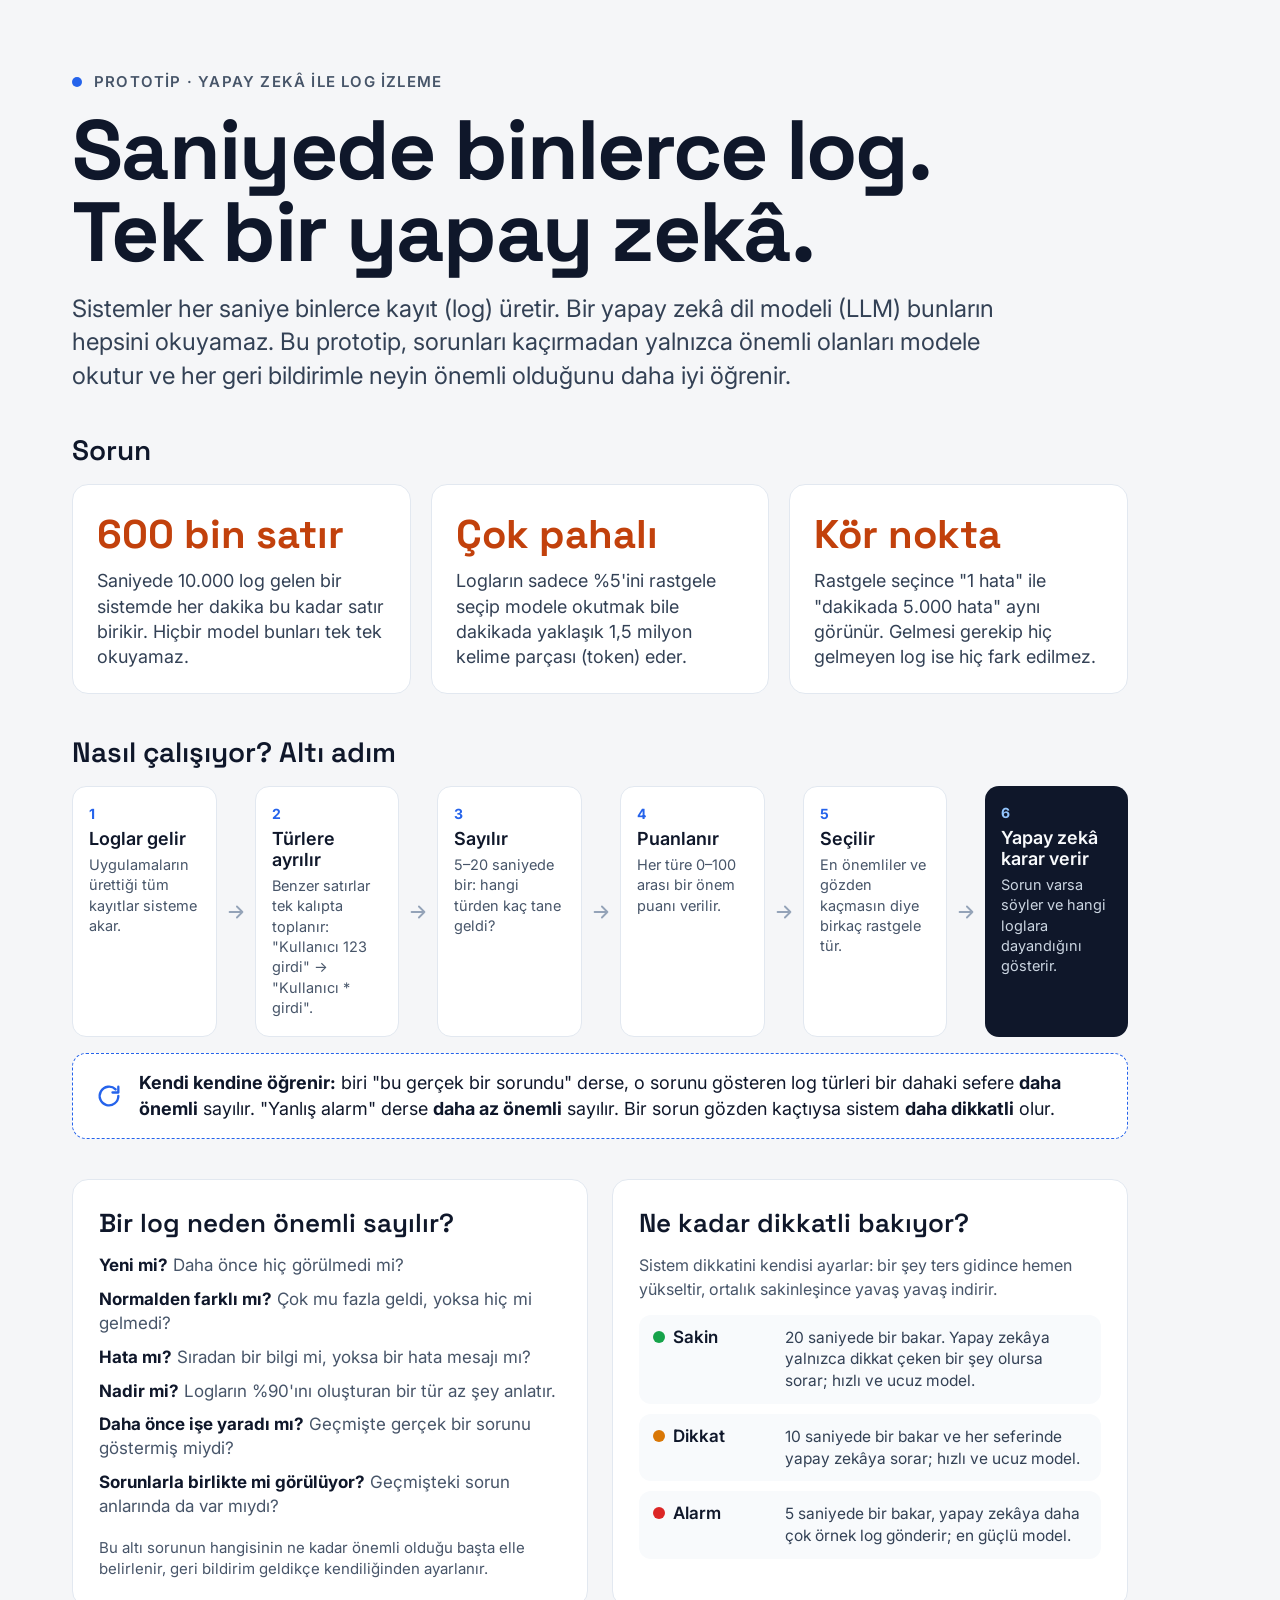
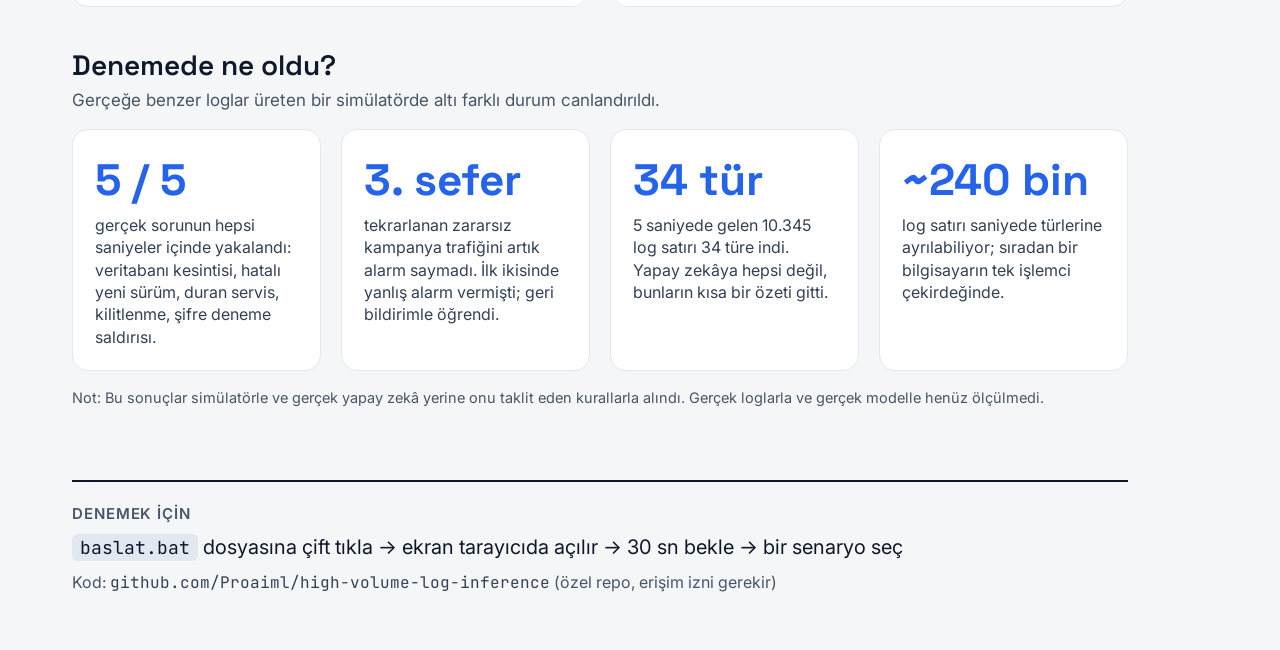
<file: docs/poster/poster.html>
<!doctype html>
<html lang="tr">
<head>
<meta charset="utf-8">
<meta name="viewport" content="width=1200">
<title>Log Çıkarım Prototipi — Poster</title>
<link rel="preconnect" href="https://fonts.googleapis.com">
<link href="https://fonts.googleapis.com/css2?family=Inter:wght@400;500;600;700&amp;family=Space+Grotesk:wght@500;600;700&amp;family=JetBrains+Mono:wght@400;500&amp;display=swap" rel="stylesheet">
<style>
body{margin:0;background:#F5F6F8}
@page{size:1200px 2250px;margin:0}
@media print{html,body{width:1200px;height:2250px;overflow:hidden}body{-webkit-print-color-adjust:exact;print-color-adjust:exact}}
a{color:#1D4ED8}a:hover{color:#1E3A8A}
</style>
</head>
<body>
<div style="width: 1200px; height: 2250px; box-sizing: border-box; padding: 72px 72px 56px; background: #F5F6F8; color: #0F172A; font-family: Inter, system-ui, sans-serif; display: flex; flex-direction: column; gap: 40px">

  <header style="display: flex; flex-direction: column; gap: 18px">
    <div style="display: flex; align-items: center; gap: 12px; font-size: 15px; font-weight: 600; letter-spacing: 0.08em; color: #475569">
      <span style="width: 10px; height: 10px; border-radius: 50%; background: #2563EB"></span>
      <span>PROTOTİP · YAPAY ZEKÂ İLE LOG İZLEME</span>
    </div>
    <h1 style="margin: 0; font-family: 'Space Grotesk', Inter, sans-serif; font-size: 84px; line-height: 0.98; font-weight: 700; letter-spacing: -0.02em">Saniyede binlerce log.<br>Tek bir yapay zekâ.</h1>
    <p style="margin: 0; max-width: 960px; font-size: 24px; line-height: 1.4; color: #334155">Sistemler her saniye binlerce kayıt (log) üretir. Bir yapay zekâ dil modeli (LLM) bunların hepsini okuyamaz. Bu prototip, sorunları kaçırmadan yalnızca önemli olanları modele okutur ve her geri bildirimle neyin önemli olduğunu daha iyi öğrenir.</p>
  </header>

  <section style="display: flex; flex-direction: column; gap: 16px">
    <h2 style="margin: 0; font-family: 'Space Grotesk', Inter, sans-serif; font-size: 28px; font-weight: 600">Sorun</h2>
    <div style="display: grid; grid-template-columns: repeat(3, minmax(0, 1fr)); gap: 20px">
      <div style="background: #FFFFFF; border: 1px solid #E2E8F0; border-radius: 16px; padding: 24px; display: flex; flex-direction: column; gap: 8px">
        <div style="font-family: 'Space Grotesk', Inter, sans-serif; font-size: 40px; font-weight: 700; color: #C2410C">600 bin satır</div>
        <div style="font-size: 18px; line-height: 1.4; color: #334155">Saniyede 10.000 log gelen bir sistemde her dakika bu kadar satır birikir. Hiçbir model bunları tek tek okuyamaz.</div>
      </div>
      <div style="background: #FFFFFF; border: 1px solid #E2E8F0; border-radius: 16px; padding: 24px; display: flex; flex-direction: column; gap: 8px">
        <div style="font-family: 'Space Grotesk', Inter, sans-serif; font-size: 40px; font-weight: 700; color: #C2410C">Çok pahalı</div>
        <div style="font-size: 18px; line-height: 1.4; color: #334155">Logların sadece %5'ini rastgele seçip modele okutmak bile dakikada yaklaşık 1,5 milyon kelime parçası (token) eder.</div>
      </div>
      <div style="background: #FFFFFF; border: 1px solid #E2E8F0; border-radius: 16px; padding: 24px; display: flex; flex-direction: column; gap: 8px">
        <div style="font-family: 'Space Grotesk', Inter, sans-serif; font-size: 40px; font-weight: 700; color: #C2410C">Kör nokta</div>
        <div style="font-size: 18px; line-height: 1.4; color: #334155">Rastgele seçince "1 hata" ile "dakikada 5.000 hata" aynı görünür. Gelmesi gerekip hiç gelmeyen log ise hiç fark edilmez.</div>
      </div>
    </div>
  </section>

  <section style="display: flex; flex-direction: column; gap: 16px">
    <h2 style="margin: 0; font-family: 'Space Grotesk', Inter, sans-serif; font-size: 28px; font-weight: 600">Nasıl çalışıyor? Altı adım</h2>
    <div style="display: flex; align-items: stretch; gap: 8px">
      <div style="flex: 1; background: #FFFFFF; border: 1px solid #E2E8F0; border-radius: 14px; padding: 18px 16px; display: flex; flex-direction: column; gap: 6px">
        <div style="font-size: 14px; font-weight: 700; color: #2563EB">1</div>
        <div style="font-size: 18px; font-weight: 600">Loglar gelir</div>
        <div style="font-size: 14.5px; line-height: 1.4; color: #475569">Uygulamaların ürettiği tüm kayıtlar sisteme akar.</div>
      </div>
      <svg width="22" height="22" viewBox="0 0 24 24" aria-hidden="true" style="align-self: center; flex: none"><path d="M5 12h14M13 6l6 6-6 6" stroke="#94A3B8" stroke-width="2" fill="none" stroke-linecap="round" stroke-linejoin="round"></path></svg>
      <div style="flex: 1; background: #FFFFFF; border: 1px solid #E2E8F0; border-radius: 14px; padding: 18px 16px; display: flex; flex-direction: column; gap: 6px">
        <div style="font-size: 14px; font-weight: 700; color: #2563EB">2</div>
        <div style="font-size: 18px; font-weight: 600">Türlere ayrılır</div>
        <div style="font-size: 14.5px; line-height: 1.4; color: #475569">Benzer satırlar tek kalıpta toplanır: "Kullanıcı 123 girdi" → "Kullanıcı * girdi".</div>
      </div>
      <svg width="22" height="22" viewBox="0 0 24 24" aria-hidden="true" style="align-self: center; flex: none"><path d="M5 12h14M13 6l6 6-6 6" stroke="#94A3B8" stroke-width="2" fill="none" stroke-linecap="round" stroke-linejoin="round"></path></svg>
      <div style="flex: 1; background: #FFFFFF; border: 1px solid #E2E8F0; border-radius: 14px; padding: 18px 16px; display: flex; flex-direction: column; gap: 6px">
        <div style="font-size: 14px; font-weight: 700; color: #2563EB">3</div>
        <div style="font-size: 18px; font-weight: 600">Sayılır</div>
        <div style="font-size: 14.5px; line-height: 1.4; color: #475569">5–20 saniyede bir: hangi türden kaç tane geldi?</div>
      </div>
      <svg width="22" height="22" viewBox="0 0 24 24" aria-hidden="true" style="align-self: center; flex: none"><path d="M5 12h14M13 6l6 6-6 6" stroke="#94A3B8" stroke-width="2" fill="none" stroke-linecap="round" stroke-linejoin="round"></path></svg>
      <div style="flex: 1; background: #FFFFFF; border: 1px solid #E2E8F0; border-radius: 14px; padding: 18px 16px; display: flex; flex-direction: column; gap: 6px">
        <div style="font-size: 14px; font-weight: 700; color: #2563EB">4</div>
        <div style="font-size: 18px; font-weight: 600">Puanlanır</div>
        <div style="font-size: 14.5px; line-height: 1.4; color: #475569">Her türe 0–100 arası bir önem puanı verilir.</div>
      </div>
      <svg width="22" height="22" viewBox="0 0 24 24" aria-hidden="true" style="align-self: center; flex: none"><path d="M5 12h14M13 6l6 6-6 6" stroke="#94A3B8" stroke-width="2" fill="none" stroke-linecap="round" stroke-linejoin="round"></path></svg>
      <div style="flex: 1; background: #FFFFFF; border: 1px solid #E2E8F0; border-radius: 14px; padding: 18px 16px; display: flex; flex-direction: column; gap: 6px">
        <div style="font-size: 14px; font-weight: 700; color: #2563EB">5</div>
        <div style="font-size: 18px; font-weight: 600">Seçilir</div>
        <div style="font-size: 14.5px; line-height: 1.4; color: #475569">En önemliler ve gözden kaçmasın diye birkaç rastgele tür.</div>
      </div>
      <svg width="22" height="22" viewBox="0 0 24 24" aria-hidden="true" style="align-self: center; flex: none"><path d="M5 12h14M13 6l6 6-6 6" stroke="#94A3B8" stroke-width="2" fill="none" stroke-linecap="round" stroke-linejoin="round"></path></svg>
      <div style="flex: 1; background: #0F172A; color: #F8FAFC; border-radius: 14px; padding: 18px 16px; display: flex; flex-direction: column; gap: 6px">
        <div style="font-size: 14px; font-weight: 700; color: #93C5FD">6</div>
        <div style="font-size: 18px; font-weight: 600">Yapay zekâ karar verir</div>
        <div style="font-size: 14.5px; line-height: 1.4; color: #CBD5E1">Sorun varsa söyler ve hangi loglara dayandığını gösterir.</div>
      </div>
    </div>
    <div style="display: flex; align-items: center; gap: 16px; background: #FFFFFF; border: 1px dashed #2563EB; border-radius: 14px; padding: 16px 22px">
      <svg width="28" height="28" viewBox="0 0 24 24" aria-hidden="true" style="flex: none"><path d="M20 12a8 8 0 1 1-2.34-5.66M20 4v5h-5" stroke="#2563EB" stroke-width="2" fill="none" stroke-linecap="round" stroke-linejoin="round"></path></svg>
      <div style="font-size: 18px; line-height: 1.45"><b>Kendi kendine öğrenir:</b> biri "bu gerçek bir sorundu" derse, o sorunu gösteren log türleri bir dahaki sefere <b>daha önemli</b> sayılır. "Yanlış alarm" derse <b>daha az önemli</b> sayılır. Bir sorun gözden kaçtıysa sistem <b>daha dikkatli</b> olur.</div>
    </div>
  </section>

  <section style="display: grid; grid-template-columns: repeat(2, minmax(0, 1fr)); gap: 24px">
    <div style="background: #FFFFFF; border: 1px solid #E2E8F0; border-radius: 16px; padding: 26px; display: flex; flex-direction: column; gap: 14px">
      <h2 style="margin: 0; font-family: 'Space Grotesk', Inter, sans-serif; font-size: 26px; font-weight: 600">Bir log neden önemli sayılır?</h2>
      <div style="display: flex; flex-direction: column; gap: 10px; font-size: 17px; line-height: 1.4">
        <div><b>Yeni mi?</b> <span style="color: #475569">Daha önce hiç görülmedi mi?</span></div>
        <div><b>Normalden farklı mı?</b> <span style="color: #475569">Çok mu fazla geldi, yoksa hiç mi gelmedi?</span></div>
        <div><b>Hata mı?</b> <span style="color: #475569">Sıradan bir bilgi mi, yoksa bir hata mesajı mı?</span></div>
        <div><b>Nadir mi?</b> <span style="color: #475569">Logların %90'ını oluşturan bir tür az şey anlatır.</span></div>
        <div><b>Daha önce işe yaradı mı?</b> <span style="color: #475569">Geçmişte gerçek bir sorunu göstermiş miydi?</span></div>
        <div><b>Sorunlarla birlikte mi görülüyor?</b> <span style="color: #475569">Geçmişteki sorun anlarında da var mıydı?</span></div>
      </div>
      <p style="margin: 4px 0 0; font-size: 15px; line-height: 1.45; color: #475569">Bu altı sorunun hangisinin ne kadar önemli olduğu başta elle belirlenir, geri bildirim geldikçe kendiliğinden ayarlanır.</p>
    </div>
    <div style="background: #FFFFFF; border: 1px solid #E2E8F0; border-radius: 16px; padding: 26px; display: flex; flex-direction: column; gap: 14px">
      <h2 style="margin: 0; font-family: 'Space Grotesk', Inter, sans-serif; font-size: 26px; font-weight: 600">Ne kadar dikkatli bakıyor?</h2>
      <p style="margin: 0; font-size: 16px; line-height: 1.45; color: #475569">Sistem dikkatini kendisi ayarlar: bir şey ters gidince hemen yükseltir, ortalık sakinleşince yavaş yavaş indirir.</p>
      <div style="display: flex; flex-direction: column; gap: 10px">
        <div style="display: grid; grid-template-columns: 120px minmax(0, 1fr); gap: 12px; align-items: start; padding: 12px 14px; border-radius: 12px; background: #F8FAFC">
          <div style="display: flex; align-items: center; gap: 8px; font-weight: 600; font-size: 17px"><span style="width: 12px; height: 12px; border-radius: 50%; background: #16A34A"></span>Sakin</div>
          <div style="font-size: 15.5px; line-height: 1.4; color: #334155">20 saniyede bir bakar. Yapay zekâya yalnızca dikkat çeken bir şey olursa sorar; hızlı ve ucuz model.</div>
        </div>
        <div style="display: grid; grid-template-columns: 120px minmax(0, 1fr); gap: 12px; align-items: start; padding: 12px 14px; border-radius: 12px; background: #F8FAFC">
          <div style="display: flex; align-items: center; gap: 8px; font-weight: 600; font-size: 17px"><span style="width: 12px; height: 12px; border-radius: 50%; background: #D97706"></span>Dikkat</div>
          <div style="font-size: 15.5px; line-height: 1.4; color: #334155">10 saniyede bir bakar ve her seferinde yapay zekâya sorar; hızlı ve ucuz model.</div>
        </div>
        <div style="display: grid; grid-template-columns: 120px minmax(0, 1fr); gap: 12px; align-items: start; padding: 12px 14px; border-radius: 12px; background: #F8FAFC">
          <div style="display: flex; align-items: center; gap: 8px; font-weight: 600; font-size: 17px"><span style="width: 12px; height: 12px; border-radius: 50%; background: #DC2626"></span>Alarm</div>
          <div style="font-size: 15.5px; line-height: 1.4; color: #334155">5 saniyede bir bakar, yapay zekâya daha çok örnek log gönderir; en güçlü model.</div>
        </div>
      </div>
    </div>
  </section>

  <section style="display: flex; flex-direction: column; gap: 16px">
    <div style="display: flex; flex-direction: column; gap: 6px">
      <h2 style="margin: 0; font-family: 'Space Grotesk', Inter, sans-serif; font-size: 28px; font-weight: 600">Denemede ne oldu?</h2>
      <p style="margin: 0; font-size: 17px; line-height: 1.4; color: #475569">Gerçeğe benzer loglar üreten bir simülatörde altı farklı durum canlandırıldı.</p>
    </div>
    <div style="display: grid; grid-template-columns: repeat(4, minmax(0, 1fr)); gap: 20px">
      <div style="background: #FFFFFF; border: 1px solid #E2E8F0; border-radius: 16px; padding: 22px; display: flex; flex-direction: column; gap: 6px">
        <div style="font-family: 'Space Grotesk', Inter, sans-serif; font-size: 44px; font-weight: 700; color: #2563EB">5 / 5</div>
        <div style="font-size: 16px; line-height: 1.4; color: #334155">gerçek sorunun hepsi saniyeler içinde yakalandı: veritabanı kesintisi, hatalı yeni sürüm, duran servis, kilitlenme, şifre deneme saldırısı.</div>
      </div>
      <div style="background: #FFFFFF; border: 1px solid #E2E8F0; border-radius: 16px; padding: 22px; display: flex; flex-direction: column; gap: 6px">
        <div style="font-family: 'Space Grotesk', Inter, sans-serif; font-size: 44px; font-weight: 700; color: #2563EB">3. sefer</div>
        <div style="font-size: 16px; line-height: 1.4; color: #334155">tekrarlanan zararsız kampanya trafiğini artık alarm saymadı. İlk ikisinde yanlış alarm vermişti; geri bildirimle öğrendi.</div>
      </div>
      <div style="background: #FFFFFF; border: 1px solid #E2E8F0; border-radius: 16px; padding: 22px; display: flex; flex-direction: column; gap: 6px">
        <div style="font-family: 'Space Grotesk', Inter, sans-serif; font-size: 44px; font-weight: 700; color: #2563EB">34 tür</div>
        <div style="font-size: 16px; line-height: 1.4; color: #334155">5 saniyede gelen 10.345 log satırı 34 türe indi. Yapay zekâya hepsi değil, bunların kısa bir özeti gitti.</div>
      </div>
      <div style="background: #FFFFFF; border: 1px solid #E2E8F0; border-radius: 16px; padding: 22px; display: flex; flex-direction: column; gap: 6px">
        <div style="font-family: 'Space Grotesk', Inter, sans-serif; font-size: 44px; font-weight: 700; color: #2563EB">~240 bin</div>
        <div style="font-size: 16px; line-height: 1.4; color: #334155">log satırı saniyede türlerine ayrılabiliyor; sıradan bir bilgisayarın tek işlemci çekirdeğinde.</div>
      </div>
    </div>
    <p style="margin: 0; font-size: 14.5px; line-height: 1.45; color: #475569">Not: Bu sonuçlar simülatörle ve gerçek yapay zekâ yerine onu taklit eden kurallarla alındı. Gerçek loglarla ve gerçek modelle henüz ölçülmedi.</p>
  </section>

  <footer style="margin-top: auto; display: flex; flex-direction: column; gap: 10px; border-top: 2px solid #0F172A; padding-top: 22px">
    <div style="font-size: 15px; font-weight: 600; letter-spacing: 0.06em; color: #475569">DENEMEK İÇİN</div>
    <div style="font-size: 20px; line-height: 1.4"><span style="font-family: 'JetBrains Mono', monospace; font-size: 18px; background: #E2E8F0; padding: 2px 8px; border-radius: 6px">baslat.bat</span> dosyasına çift tıkla → ekran tarayıcıda açılır → 30 sn bekle → bir senaryo seç</div>
    <div style="font-size: 16px; line-height: 1.45; color: #475569">Kod: <span style="font-family: 'JetBrains Mono', monospace; color: #334155">github.com/Proaiml/high-volume-log-inference</span> (özel repo, erişim izni gerekir)</div>
  </footer>
</div>
</body>
</html>
</file>
